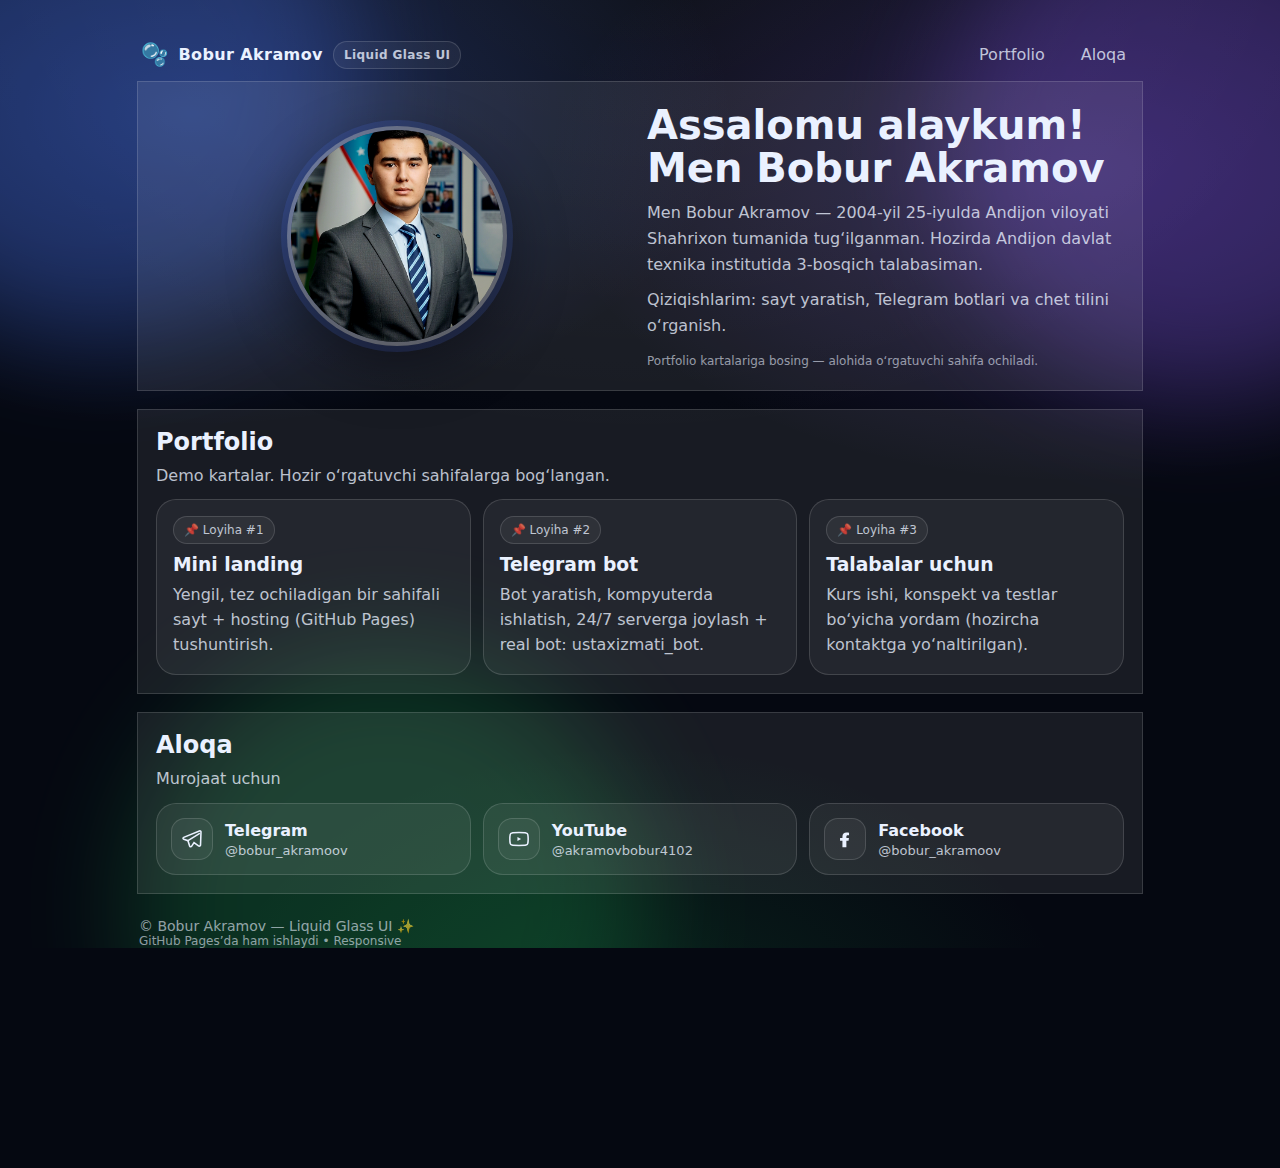
<file: index.html>
<!DOCTYPE html>
<html lang="uz">
<head>
  <meta charset="UTF-8" />
  <meta name="viewport" content="width=device-width, initial-scale=1.0"/>
  <title>Bobur Akramov</title>

  <link rel="stylesheet" href="style.css">
  <link rel="preload" as="image" href="img/me1.jpg">
</head>
<body>
  <div class="blob b1"></div>
  <div class="blob b2"></div>
  <div class="blob b3"></div>

  <div class="wrap">
    <!-- TOP -->
    <div class="top">
      <div class="brand">
        <span style="font-size:22px">🫧</span>
        <span>Bobur Akramov</span>
        <span class="pill">Liquid Glass UI</span>
      </div>

      <nav class="nav">
        <a href="#portfolio">Portfolio</a>
        <a href="#aloqa">Aloqa</a>
      </nav>
    </div>

    <!-- HERO -->
    <section class="glass hero" id="home">
      <div class="heroGrid">
        <div class="avatar-wrap">
          <img
            src="img/me1.jpg"
            class="avatar"
            width="200"
            height="200"
            decoding="async"
            loading="eager"
            alt="Bobur Akramov"
          >
        </div>

        <div>
          <h1>Assalomu alaykum! Men Bobur Akramov</h1>

          <p class="lead">
            Men Bobur Akramov — 2004-yil 25-iyulda Andijon viloyati Shahrixon tumanida tug‘ilganman.
            Hozirda Andijon davlat texnika institutida 3-bosqich talabasiman.
          </p>

          <p class="lead" style="margin-top:-6px">
            Qiziqishlarim: sayt yaratish, Telegram botlari va chet tilini o‘rganish.
          </p>

          <div class="tiny" style="margin-top:10px">
            Portfolio kartalariga bosing — alohida o‘rgatuvchi sahifa ochiladi.
          </div>
        </div>
      </div>
    </section>

    <!-- PORTFOLIO -->
    <section class="glass section" id="portfolio">
      <h2>Portfolio</h2>
      <p class="sub">Demo kartalar. Hozir o‘rgatuvchi sahifalarga bog‘langan.</p>

      <div class="grid">
        <a class="tile" href="mini-landing.html">
          <div class="tag">📌 Loyiha #1</div>
          <h3>Mini landing</h3>
          <p>Yengil, tez ochiladigan bir sahifali sayt + hosting (GitHub Pages) tushuntirish.</p>
        </a>

        <a class="tile" href="telegram-bot.html">
          <div class="tag">📌 Loyiha #2</div>
          <h3>Telegram bot</h3>
          <p>Bot yaratish, kompyuterda ishlatish, 24/7 serverga joylash + real bot: ustaxizmati_bot.</p>
        </a>
        <a class="tile" href="students.html">
          <div class="tag">📌 Loyiha #3</div>
          <h3>Talabalar uchun</h3>
          <p>Kurs ishi, konspekt va testlar bo‘yicha yordam (hozircha kontaktga yo‘naltirilgan).</p>
        </a>
      </div>
    </section>
    <!-- ALOQA -->
    <section class="glass section" id="aloqa">
      <h2>Aloqa</h2>
      <p class="sub">Murojaat uchun</p>

      <div class="socials">
        <a class="sbtn" href="https://t.me/bobur_akramoov" target="_blank" rel="noopener">
          <span class="ico" aria-hidden="true">
            <svg viewBox="0 0 24 24" width="22" height="22" fill="none">
              <path d="M21.8 4.6c.2-1-.7-1.8-1.7-1.4L2.9 10.2c-1 .4-1 1.8.1 2.1l4.6 1.5 1.8 5.8c.3 1 1.6 1.2 2.1.4l2.7-4.1 4.9 3.6c.8.6 2 .2 2.2-.9L21.8 4.6Z" stroke="currentColor" stroke-width="1.7"/>
              <path d="M7.6 13.8 20 6.1" stroke="currentColor" stroke-width="1.7" stroke-linecap="round"/>
            </svg>
          </span>
          <span class="smeta"><b>Telegram</b><span>@bobur_akramoov</span></span>
        </a>

        <a class="sbtn" href="https://youtube.com/@akramovbobur4102" target="_blank" rel="noopener">
          <span class="ico" aria-hidden="true">
            <svg viewBox="0 0 24 24" width="22" height="22" fill="none">
              <path d="M21.6 7.2c.2.8.4 2 .4 4.8s-.2 4-.4 4.8c-.2.9-1 1.6-1.9 1.8-1.6.4-7.7.4-7.7.4s-6.1 0-7.7-.4c-.9-.2-1.7-.9-1.9-1.8C2.2 15.9 2 14.7 2 12s.2-3.9.4-4.8c.2-.9 1-1.6 1.9-1.8C5.9 5 12 5 12 5s6.1 0 7.7.4c.9.2 1.7.9 1.9 1.8Z" stroke="currentColor" stroke-width="1.7"/>
              <path d="M10.3 9.7v4.6l4-2.3-4-2.3Z" fill="currentColor"/>
            </svg>
          </span>
          <span class="smeta"><b>YouTube</b><span>@akramovbobur4102</span></span>
        </a>

        <a class="sbtn" href="https://facebook.com/bobur_akramoov" target="_blank" rel="noopener">
          <span class="ico" aria-hidden="true">
            <svg viewBox="0 0 24 24" width="22" height="22" fill="currentColor">
              <path d="M13.5 21v-7h2.4l.4-3h-2.8V9.3c0-.9.3-1.5 1.6-1.5h1.3V5.2c-.6-.1-1.6-.2-2.7-.2-2.7 0-4.5 1.6-4.5 4.5V11H6.6v3h2.6v7h4.3Z"/>
            </svg>
          </span>
          <span class="smeta"><b>Facebook</b><span>@bobur_akramoov</span></span>
        </a>
      </div>
    </section>

    <footer>
      © <span id="year"></span> Bobur Akramov — Liquid Glass UI ✨
      <div class="tiny">GitHub Pages’da ham ishlaydi • Responsive</div>
    </footer>
  </div>

  <div class="toast" id="toast"><span class="okdot"></span><span id="toastText"></span></div>


</body>
</html>
</file>
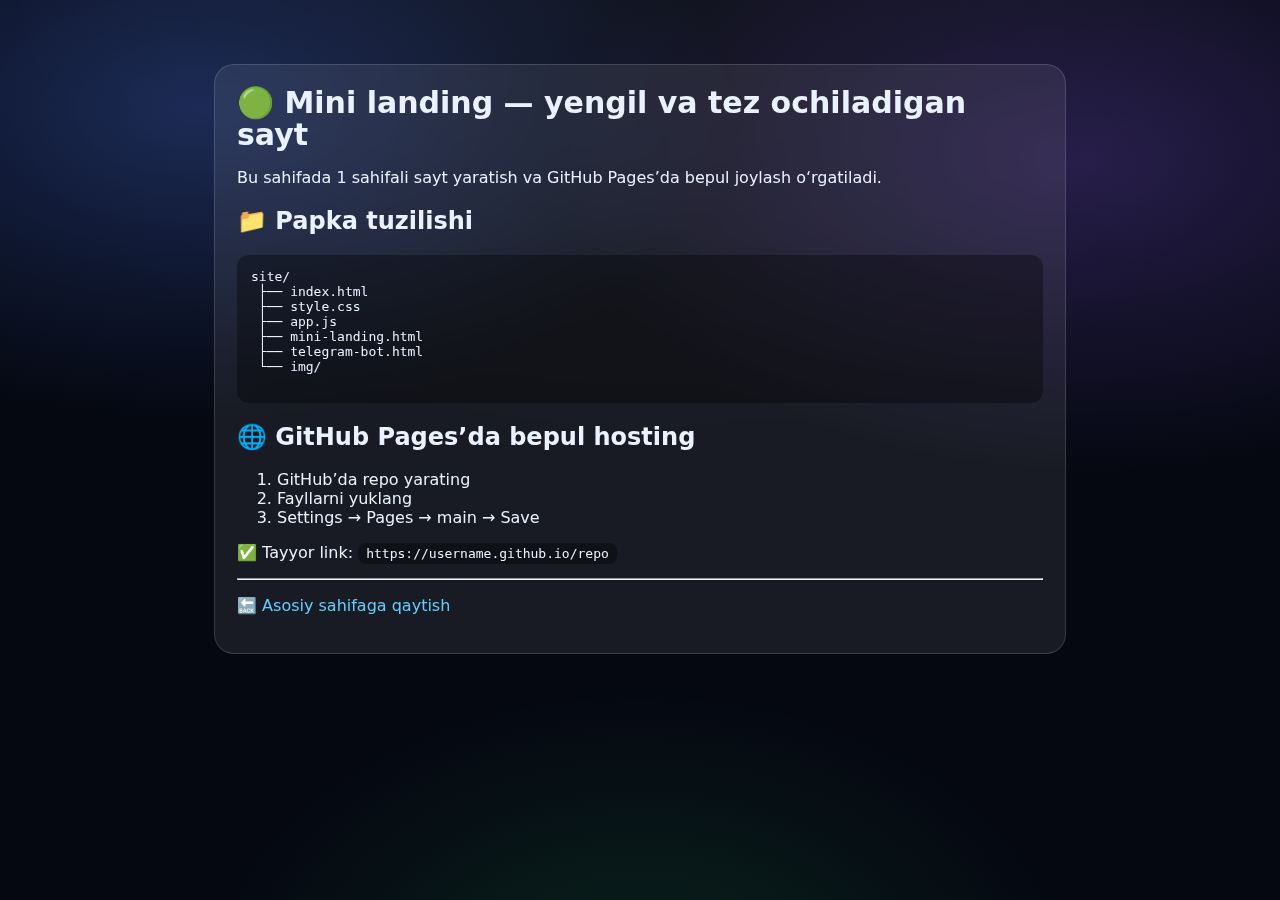
<file: mini-landing.html>
<!DOCTYPE html>
<html lang="uz">
<head>
  <meta charset="UTF-8">
  <title>Mini landing — yengil sayt</title>
  <meta name="viewport" content="width=device-width, initial-scale=1.0">
  <link rel="stylesheet" href="style.css">
</head>
<body>

<div class="wrap docPage">
  <div class="docBox glass">
    <h1>🟢 Mini landing — yengil va tez ochiladigan sayt</h1>
    <p>Bu sahifada 1 sahifali sayt yaratish va GitHub Pages’da bepul joylash o‘rgatiladi.</p>

    <h2>📁 Papka tuzilishi</h2>
    <pre>
site/
 ├── index.html
 ├── style.css
 ├── app.js
 ├── mini-landing.html
 ├── telegram-bot.html
 └── img/
    </pre>

    <h2>🌐 GitHub Pages’da bepul hosting</h2>
    <ol>
      <li>GitHub’da repo yarating</li>
      <li>Fayllarni yuklang</li>
      <li>Settings → Pages → main → Save</li>
    </ol>

    <p>✅ Tayyor link: <code>https://username.github.io/repo</code></p>

    <hr>
    <p>🔙 <a href="index.html">Asosiy sahifaga qaytish</a></p>
  </div>
</div>

</body>
</html>
</file>
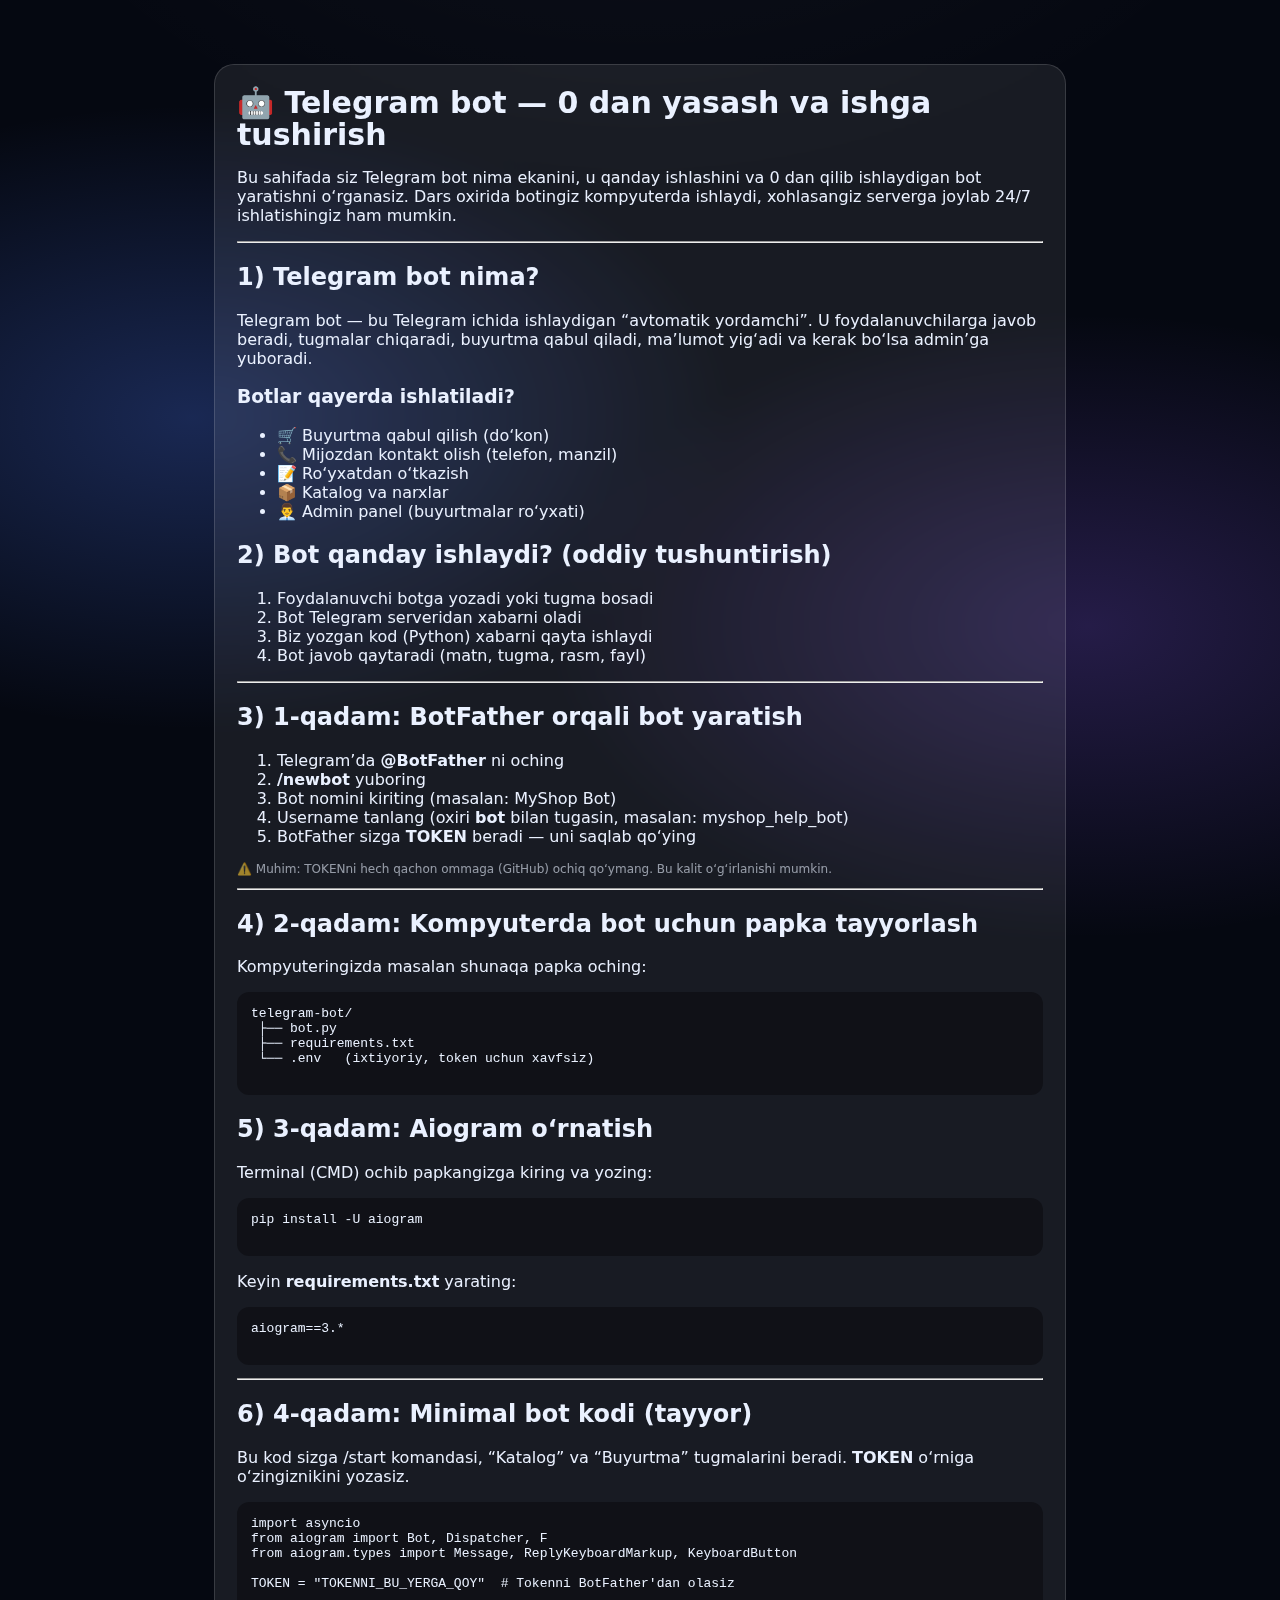
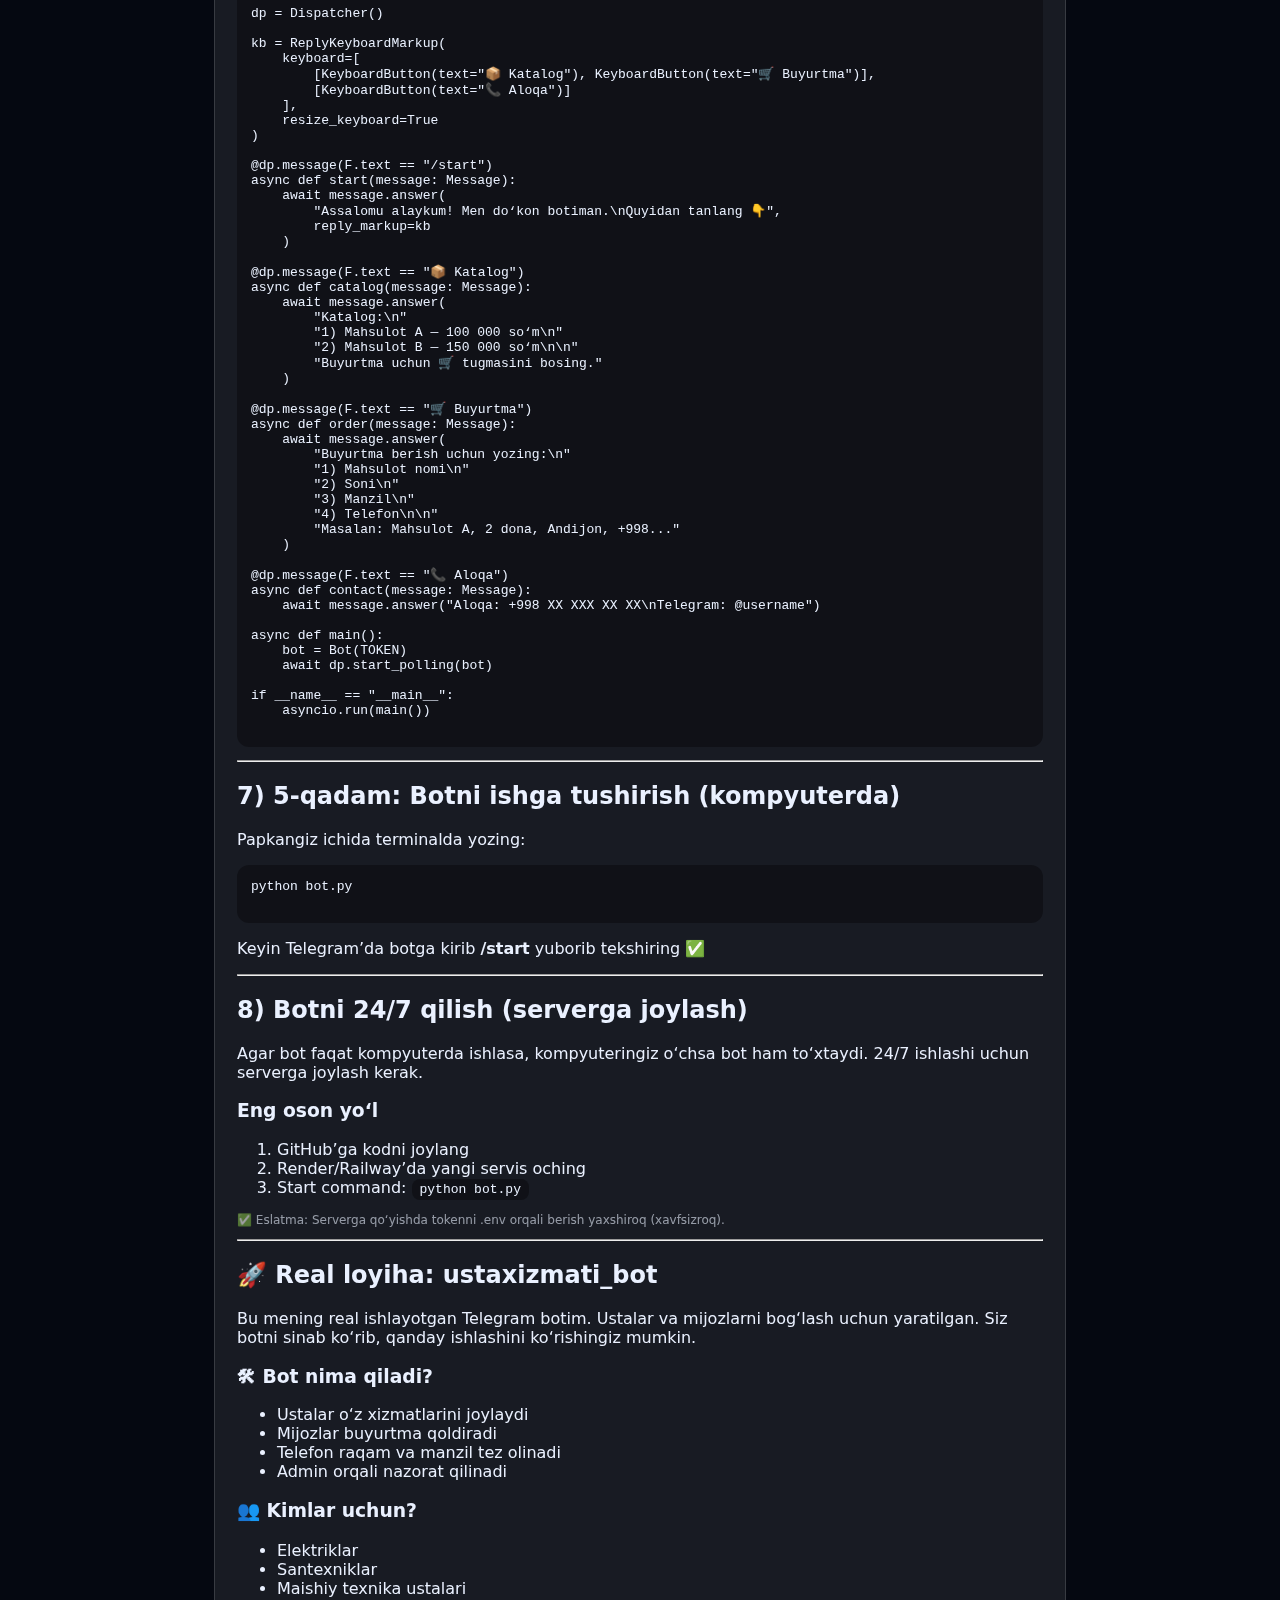
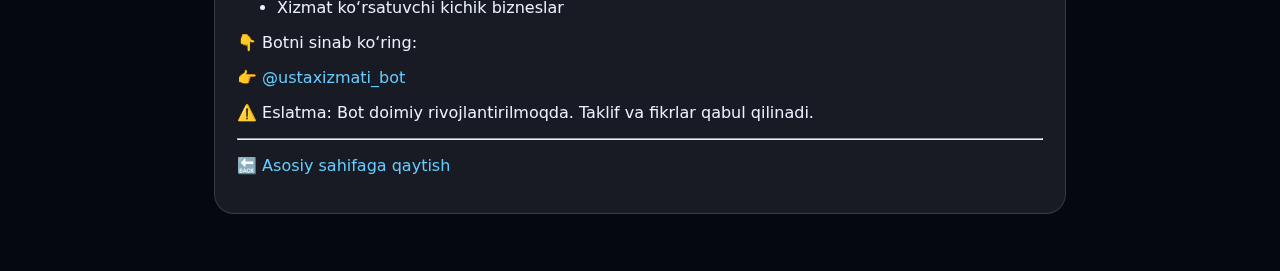
<file: telegram-bot.html>
<!DOCTYPE html>
<html lang="uz">
<head>
  <meta charset="UTF-8">
  <meta name="viewport" content="width=device-width, initial-scale=1.0">
  <title>Telegram bot — 0 dan yasash</title>

  <meta name="description" content="Telegram bot nima? Botni 0 dan yaratish, kompyuterda ishga tushirish va 24/7 serverga joylash bo‘yicha bosqichma-bosqich qo‘llanma.">

  <link rel="stylesheet" href="style.css">
</head>
<body>

  <div class="wrap docPage">
    <div class="docBox glass">
      <h1>🤖 Telegram bot — 0 dan yasash va ishga tushirish</h1>

      <p>
        Bu sahifada siz Telegram bot nima ekanini, u qanday ishlashini va 0 dan qilib
        ishlaydigan bot yaratishni o‘rganasiz. Dars oxirida botingiz kompyuterda ishlaydi,
        xohlasangiz serverga joylab 24/7 ishlatishingiz ham mumkin.
      </p>

      <hr>

      <h2>1) Telegram bot nima?</h2>
      <p>
        Telegram bot — bu Telegram ichida ishlaydigan “avtomatik yordamchi”.
        U foydalanuvchilarga javob beradi, tugmalar chiqaradi, buyurtma qabul qiladi,
        ma’lumot yig‘adi va kerak bo‘lsa admin’ga yuboradi.
      </p>

      <h3>Botlar qayerda ishlatiladi?</h3>
      <ul>
        <li>🛒 Buyurtma qabul qilish (do‘kon)</li>
        <li>📞 Mijozdan kontakt olish (telefon, manzil)</li>
        <li>📝 Ro‘yxatdan o‘tkazish</li>
        <li>📦 Katalog va narxlar</li>
        <li>👨‍💼 Admin panel (buyurtmalar ro‘yxati)</li>
      </ul>

      <h2>2) Bot qanday ishlaydi? (oddiy tushuntirish)</h2>
      <ol>
        <li>Foydalanuvchi botga yozadi yoki tugma bosadi</li>
        <li>Bot Telegram serveridan xabarni oladi</li>
        <li>Biz yozgan kod (Python) xabarni qayta ishlaydi</li>
        <li>Bot javob qaytaradi (matn, tugma, rasm, fayl)</li>
      </ol>

      <hr>

      <h2>3) 1-qadam: BotFather orqali bot yaratish</h2>
      <ol>
        <li>Telegram’da <b>@BotFather</b> ni oching</li>
        <li><b>/newbot</b> yuboring</li>
        <li>Bot nomini kiriting (masalan: MyShop Bot)</li>
        <li>Username tanlang (oxiri <b>bot</b> bilan tugasin, masalan: myshop_help_bot)</li>
        <li>BotFather sizga <b>TOKEN</b> beradi — uni saqlab qo‘ying</li>
      </ol>

      <p class="tiny">
        ⚠️ Muhim: TOKENni hech qachon ommaga (GitHub) ochiq qo‘ymang. Bu kalit o‘g‘irlanishi mumkin.
      </p>

      <hr>

      <h2>4) 2-qadam: Kompyuterda bot uchun papka tayyorlash</h2>
      <p>Kompyuteringizda masalan shunaqa papka oching:</p>

      <pre>
telegram-bot/
 ├── bot.py
 ├── requirements.txt
 └── .env   (ixtiyoriy, token uchun xavfsiz)
      </pre>

      <h2>5) 3-qadam: Aiogram o‘rnatish</h2>
      <p>Terminal (CMD) ochib papkangizga kiring va yozing:</p>
      <pre>
pip install -U aiogram
      </pre>

      <p>Keyin <b>requirements.txt</b> yarating:</p>
      <pre>
aiogram==3.*
      </pre>

      <hr>

      <h2>6) 4-qadam: Minimal bot kodi (tayyor)</h2>
      <p>
        Bu kod sizga /start komandasi, “Katalog” va “Buyurtma” tugmalarini beradi.
        <b>TOKEN</b> o‘rniga o‘zingiznikini yozasiz.
      </p>

      <pre>
import asyncio
from aiogram import Bot, Dispatcher, F
from aiogram.types import Message, ReplyKeyboardMarkup, KeyboardButton

TOKEN = "TOKENNI_BU_YERGA_QOY"  # Tokenni BotFather'dan olasiz

dp = Dispatcher()

kb = ReplyKeyboardMarkup(
    keyboard=[
        [KeyboardButton(text="📦 Katalog"), KeyboardButton(text="🛒 Buyurtma")],
        [KeyboardButton(text="📞 Aloqa")]
    ],
    resize_keyboard=True
)

@dp.message(F.text == "/start")
async def start(message: Message):
    await message.answer(
        "Assalomu alaykum! Men do‘kon botiman.\nQuyidan tanlang 👇",
        reply_markup=kb
    )

@dp.message(F.text == "📦 Katalog")
async def catalog(message: Message):
    await message.answer(
        "Katalog:\n"
        "1) Mahsulot A — 100 000 so‘m\n"
        "2) Mahsulot B — 150 000 so‘m\n\n"
        "Buyurtma uchun 🛒 tugmasini bosing."
    )

@dp.message(F.text == "🛒 Buyurtma")
async def order(message: Message):
    await message.answer(
        "Buyurtma berish uchun yozing:\n"
        "1) Mahsulot nomi\n"
        "2) Soni\n"
        "3) Manzil\n"
        "4) Telefon\n\n"
        "Masalan: Mahsulot A, 2 dona, Andijon, +998..."
    )

@dp.message(F.text == "📞 Aloqa")
async def contact(message: Message):
    await message.answer("Aloqa: +998 XX XXX XX XX\nTelegram: @username")

async def main():
    bot = Bot(TOKEN)
    await dp.start_polling(bot)

if __name__ == "__main__":
    asyncio.run(main())
      </pre>

      <hr>

      <h2>7) 5-qadam: Botni ishga tushirish (kompyuterda)</h2>
      <p>Papkangiz ichida terminalda yozing:</p>
      <pre>
python bot.py
      </pre>

      <p>Keyin Telegram’da botga kirib <b>/start</b> yuborib tekshiring ✅</p>

      <hr>

      <h2>8) Botni 24/7 qilish (serverga joylash)</h2>
      <p>
        Agar bot faqat kompyuterda ishlasa, kompyuteringiz o‘chsa bot ham to‘xtaydi.
        24/7 ishlashi uchun serverga joylash kerak.
      </p>

      <h3>Eng oson yo‘l</h3>
      <ol>
        <li>GitHub’ga kodni joylang</li>
        <li>Render/Railway’da yangi servis oching</li>
        <li>Start command: <code>python bot.py</code></li>
      </ol>

      <p class="tiny">
        ✅ Eslatma: Serverga qo‘yishda tokenni .env orqali berish yaxshiroq (xavfsizroq).
      </p>

      <hr>

      <!-- REAL BOT TANISHTIRISH -->
      <section class="real-project">
        <h2>🚀 Real loyiha: ustaxizmati_bot</h2>

        <p>
          Bu mening real ishlayotgan Telegram botim. Ustalar va mijozlarni bog‘lash uchun yaratilgan.
          Siz botni sinab ko‘rib, qanday ishlashini ko‘rishingiz mumkin.
        </p>

        <h3>🛠 Bot nima qiladi?</h3>
        <ul>
          <li>Ustalar o‘z xizmatlarini joylaydi</li>
          <li>Mijozlar buyurtma qoldiradi</li>
          <li>Telefon raqam va manzil tez olinadi</li>
          <li>Admin orqali nazorat qilinadi</li>
        </ul>

        <h3>👥 Kimlar uchun?</h3>
        <ul>
          <li>Elektriklar</li>
          <li>Santexniklar</li>
          <li>Maishiy texnika ustalari</li>
          <li>Xizmat ko‘rsatuvchi kichik bizneslar</li>
        </ul>

        <p>👇 Botni sinab ko‘ring:</p>
        <a href="https://t.me/ustaxizmati_bot" target="_blank" rel="noopener" class="bot-link">
          👉 @ustaxizmati_bot
        </a>

        <p class="note">
          ⚠️ Eslatma: Bot doimiy rivojlantirilmoqda. Taklif va fikrlar qabul qilinadi.
        </p>
      </section>

      <hr>
      <p>🔙 <a href="index.html">Asosiy sahifaga qaytish</a></p>
    </div>
  </div>

  <!-- Sahifalararo ohista o‘tish ishlashi uchun -->
  <script src="app.js"></script>
</body>
</html>
</file>
<file: style.css>
:root{
  --bg:#050811;
  --text:#eaf1ff;
  --muted:rgba(234,241,255,.78);
  --stroke:rgba(255,255,255,.14);

  --glass:rgba(255,255,255,.07);
  --glass2:rgba(255,255,255,.05);

  --brand:#4f7cff;
  --brand2:#8b5cf6;
  --ok:#22c55e;

  --radius:22px;
  --shadow: 0 18px 60px rgba(0,0,0,.45);
}

*{ box-sizing:border-box; }
html{ scroll-behavior:smooth; }
html, body{ margin:0; padding:0; }

body{
  font-family: system-ui, -apple-system, Segoe UI, Roboto, Arial, sans-serif;
  color:var(--text);
  background:
    radial-gradient(900px 520px at 15% 12%, rgba(79,124,255,.28), transparent 60%),
    radial-gradient(900px 520px at 85% 18%, rgba(139,92,246,.24), transparent 60%),
    radial-gradient(700px 480px at 50% 110%, rgba(34,197,94,.14), transparent 62%),
    radial-gradient(1200px 900px at 50% -10%, rgba(255,255,255,.05), transparent 60%),
    var(--bg);
  overflow-x:hidden;

  /* page transition (default state) */
  opacity: 1;
  transform: translateY(0);
  transition: opacity .22s ease, transform .22s ease;
}

/* page transition (leaving) */
body.page-fade{
  opacity: 0;
  transform: translateY(6px);
}

/* background blobs (heavy) */
.blob{
  position:fixed;
  width:520px; height:520px; border-radius:50%;
  filter: blur(55px);
  opacity:.28;
  z-index:-2;
  animation: floaty 12s ease-in-out infinite;
}
.b1{left:-160px; top:-180px; background:rgba(79,124,255,.9)}
.b2{right:-180px; top:-120px; background:rgba(139,92,246,.9); animation-duration: 14s;}
.b3{left:10%; bottom:-220px; background:rgba(34,197,94,.8); animation-duration: 16s;}
@keyframes floaty{
  0%,100%{transform:translate(0,0) scale(1)}
  50%{transform:translate(24px,14px) scale(1.05)}
}

.wrap{
  max-width:1050px;
  margin:0 auto;
  padding:22px;
  padding-bottom: 0; /* bo'sh joy chiqmasin */
}

.glass{
  background: rgba(255,255,255,.08);
  border: 1px solid var(--stroke);

  /* BLURni o‘chir */
  backdrop-filter: none;
  -webkit-backdrop-filter: none;
}


  position:relative;
  overflow:hidden;
}
.glass::after{
  content:"";
  position:absolute; inset:-2px;
  background:radial-gradient(700px 260px at 28% 0%, rgba(255,255,255,.14), transparent 60%);
  pointer-events:none;
}

/* top bar */
.top{
  display:flex;align-items:center;justify-content:space-between;
  gap:14px;flex-wrap:wrap;
  padding:12px 4px 6px;
}
.brand{
  display:flex;align-items:center;gap:10px;
  font-weight:900;letter-spacing:.4px;
}
.pill{
  font-size:12px;
  padding:6px 10px;border-radius:999px;
  border:1px solid var(--stroke);
  background:rgba(255,255,255,.05);
  color:var(--muted);
}

.nav{display:flex;gap:10px;flex-wrap:wrap}
.nav a{
  text-decoration:none;color:var(--muted);
  padding:10px 12px;border-radius:14px;border:1px solid transparent;
  transition: transform .18s ease, background .18s ease, border-color .18s ease, color .18s ease;
}
.nav a:hover{
  color:var(--text);
  border-color:var(--stroke);
  background:rgba(255,255,255,.06);
  transform:translateY(-1px);
}

/* hero */
.hero{padding:22px}
.heroGrid{
  display:grid;
  grid-template-columns:1fr 1fr;
  gap:14px;
}
@media (max-width:900px){
  .heroGrid{grid-template-columns:1fr}
}
h1{margin:0 0 10px;font-size:40px;line-height:1.08}
.lead{margin:0 0 16px;color:var(--muted);line-height:1.6}
.tiny{font-size:12px;color:rgba(234,241,255,.6)}

/* sections */
.section{margin-top:18px;padding:18px}
.section h2{margin:0 0 8px;font-size:24px}
.sub{margin:0 0 10px;color:var(--muted);line-height:1.55}

/* tiles */
.grid{
  display:grid;
  grid-template-columns:repeat(auto-fit,minmax(240px,1fr));
  gap:12px;
  margin-top:10px;
}
.tile{
  border-radius:20px;
  border:1px solid var(--stroke);
  background:rgba(255,255,255,.05);
  padding:16px;
  text-decoration:none;
  color:var(--text);
  display:block;
  transition: transform .18s ease, background .18s ease, filter .18s ease;
}
.tile:hover{transform:translateY(-2px); background:rgba(255,255,255,.08)}
.tile h3{margin:0 0 8px}
.tile p{margin:0;color:var(--muted);line-height:1.55}
.tag{
  display:inline-flex;align-items:center;gap:8px;
  font-size:12px;
  padding:6px 10px;border-radius:999px;
  border:1px solid var(--stroke);
  background:rgba(255,255,255,.05);
  color:var(--muted);
  margin-bottom:10px;
}

/* socials */
.socials{display:grid;grid-template-columns:repeat(auto-fit,minmax(220px,1fr));gap:12px;margin-top:12px}
.sbtn{
  display:flex;align-items:center;gap:12px;
  padding:14px 14px;
  border-radius:20px;
  border:1px solid var(--stroke);
  background:rgba(255,255,255,.06);
  text-decoration:none;
  color:var(--text);
  transition: transform .18s ease, background .18s ease, filter .18s ease;
}
.sbtn:hover{transform:translateY(-2px); background:rgba(255,255,255,.09)}
.ico{
  width:42px;height:42px;border-radius:14px;
  display:grid;place-items:center;
  border:1px solid var(--stroke);
  background:rgba(255,255,255,.05);
  flex:0 0 auto;
}
.smeta{display:flex;flex-direction:column;gap:3px}
.smeta b{font-size:16px}
.smeta span{font-size:13px;color:var(--muted)}

/* footer */
footer{
  margin:18px 0 0;
  color:rgba(234,241,255,.62);
  font-size:14px;
  padding:6px 2px 0;
}

/* toast */
.toast{
  position:fixed; right:16px; bottom:16px;
  display:none;
  padding:12px 14px;
  border-radius:16px;
  border:1px solid var(--stroke);
  background:rgba(12,19,40,.85);
  color:var(--text);
  box-shadow:0 18px 50px rgba(0,0,0,.45);
  backdrop-filter: blur(4px);
  max-width:320px;
  z-index:50;
}
.okdot{display:inline-block;width:10px;height:10px;border-radius:999px;background:var(--ok);margin-right:8px}

/* docs pages */
.docPage{max-width:900px;margin:40px auto;padding:24px}
.docBox{
  background:rgba(255,255,255,.08);
  border:1px solid var(--stroke);
  border-radius:20px;
  padding:22px;
  backdrop-filter: blur(10px);
}
.docBox h1{font-size:30px}
.docBox pre{background:rgba(0,0,0,.35);padding:14px;border-radius:12px;overflow:auto}
.docBox code{background:rgba(0,0,0,.35);padding:3px 8px;border-radius:8px}
.docBox a{color:#6cf;text-decoration:none}

/* avatar */
.avatar-wrap{
  display:flex;
  justify-content:center;
  align-items:center;
}
.avatar{
  width:220px;
  height:220px;
  border-radius:50%;
  object-fit:cover;
  border:4px solid rgba(255,255,255,0.25);
  box-shadow:
    0 0 0 6px rgba(79,124,255,0.15),
    0 20px 60px rgba(0,0,0,0.45);
  background: rgba(255,255,255,0.05);
}

/* memory toggle */
.memHeader{
  display:flex;
  align-items:center;
  justify-content:space-between;
  gap:12px;
  flex-wrap:wrap;
}
.memToggle{
  padding:12px 14px;
  border-radius:16px;
  border:1px solid var(--stroke);
  background: rgba(255,255,255,.06);
  color: var(--text);
  font-weight: 900;
  cursor:pointer;
  display:flex;
  align-items:center;
  gap:10px;
  transition: transform .18s ease, background .18s ease;
}
.memToggle:hover{ transform: translateY(-1px); background: rgba(255,255,255,.09); }
.memToggle .chev{ transition: transform .2s ease; opacity:.8; }
.memToggle[aria-expanded="true"] .chev{ transform: rotate(180deg); }
.memBody{ margin-top: 14px; }

/* memory controls + grid */
.memProTop{display:flex; gap:10px; flex-wrap:wrap; align-items:center; margin-top:12px;}
.memSelect,.memBtn{
  padding:10px 12px;
  border-radius:14px;
  border:1px solid var(--stroke);
  background:rgba(255,255,255,.06);
  color:var(--text);
  outline:none;
}
.memBtn{
  font-weight:900;
  cursor:pointer;
  transition: transform .18s ease, background .18s ease;
}
.memBtn:hover{transform:translateY(-1px); background:rgba(255,255,255,.09)}

.memGrid{display:grid;gap:12px;margin-top:12px;}
.memGrid.cols-3{grid-template-columns:repeat(3,1fr)}
.memGrid.cols-4{grid-template-columns:repeat(4,1fr)}
.memGrid.cols-5{grid-template-columns:repeat(5,1fr)}
@media(max-width:520px){.memGrid.cols-5{grid-template-columns:repeat(4,1fr)}}

.memCard{aspect-ratio:1/1;border-radius:18px;position:relative;cursor:pointer;user-select:none;perspective:900px;}
.memCard[aria-disabled="true"]{cursor:default;opacity:.72}
.memInner{position:absolute;inset:0;border-radius:18px;transform-style:preserve-3d;transition:transform .34s ease;}
.memFace{position:absolute;inset:0;border-radius:18px;border:1px solid var(--stroke);backface-visibility:hidden;display:grid;place-items:center;}
.memFront{background:rgba(255,255,255,.06);}
.memFront::after{
  content:""; width:34%; height:34%; border-radius:14px;
  background: radial-gradient(circle at 30% 30%, rgba(255,255,255,.22), rgba(255,255,255,.05));
  border:1px solid rgba(255,255,255,.12);
  box-shadow:0 12px 35px rgba(0,0,0,.28);
}
.memBack{transform:rotateY(180deg); background:linear-gradient(135deg, rgba(79,124,255,.16), rgba(139,92,246,.14));}
.memEmoji{font-size:32px;filter:drop-shadow(0 10px 18px rgba(0,0,0,.35));}
.memCard.open .memInner{transform:rotateY(180deg)}
.memCard.done .memInner{transform:rotateY(180deg)}
.memCard.match .memBack{animation: memGlow .55s ease}
@keyframes memGlow{
  0%{box-shadow:0 0 0 0 rgba(34,197,94,0)}
  50%{box-shadow:0 0 0 6px rgba(34,197,94,.22)}
  100%{box-shadow:0 0 0 2px rgba(34,197,94,.35)}
}
.memCard.wrong{animation: memShake .32s ease}
@keyframes memShake{
  0%{transform:translateX(0)}
  25%{transform:translateX(-6px)}
  50%{transform:translateX(6px)}
  75%{transform:translateX(-4px)}
  100%{transform:translateX(0)}
}

/* rating list */
.memRating{
  margin-top:14px;
  padding:12px;
  border-radius:18px;
  border:1px solid var(--stroke);
  background:rgba(255,255,255,.05);
}
.memRatingTop{
  display:flex;
  align-items:center;
  justify-content:space-between;
  gap:10px;
  flex-wrap:wrap;
  margin-bottom:8px;
}
.memList{ margin:0; padding-left:18px; color:var(--text); }
.memList li{ margin:8px 0; color:var(--muted); line-height:1.35; }
.memList b{ color: var(--text); }

/* liquid click feel (NO will-change -> less freeze) */
.tile, .sbtn, .memBtn, .memToggle, .bot-link, .nav a{
  -webkit-tap-highlight-color: transparent;
  touch-action: manipulation;
}
.tile:active, .sbtn:active, .memBtn:active, .memToggle:active, .bot-link:active{
  transform: scale(0.98);
  filter: brightness(1.08);
}
.tile:focus-visible, .sbtn:focus-visible, .memBtn:focus-visible, .memToggle:focus-visible, .bot-link:focus-visible{
  outline:none;
  box-shadow: 0 0 0 3px rgba(79,124,255,.25);
}

/* performance: mobile lite */
@media (max-width: 520px){
  .glass{
    backdrop-filter: blur(6px);
    -webkit-backdrop-filter: blur(6px);
  }
  .blob{
  display:none;
}

  }
  :root{ --shadow: 0 14px 42px rgba(0,0,0,.38); }
}

/* prefers reduced motion */
@media (prefers-reduced-motion: reduce){
  *{ animation:none !important; transition:none !important; scroll-behavior:auto !important; }
  .blob{ display:none; }
}
html, body{
  height: auto;
  min-height: 100%;
  overflow-x: hidden;
}
</file>
